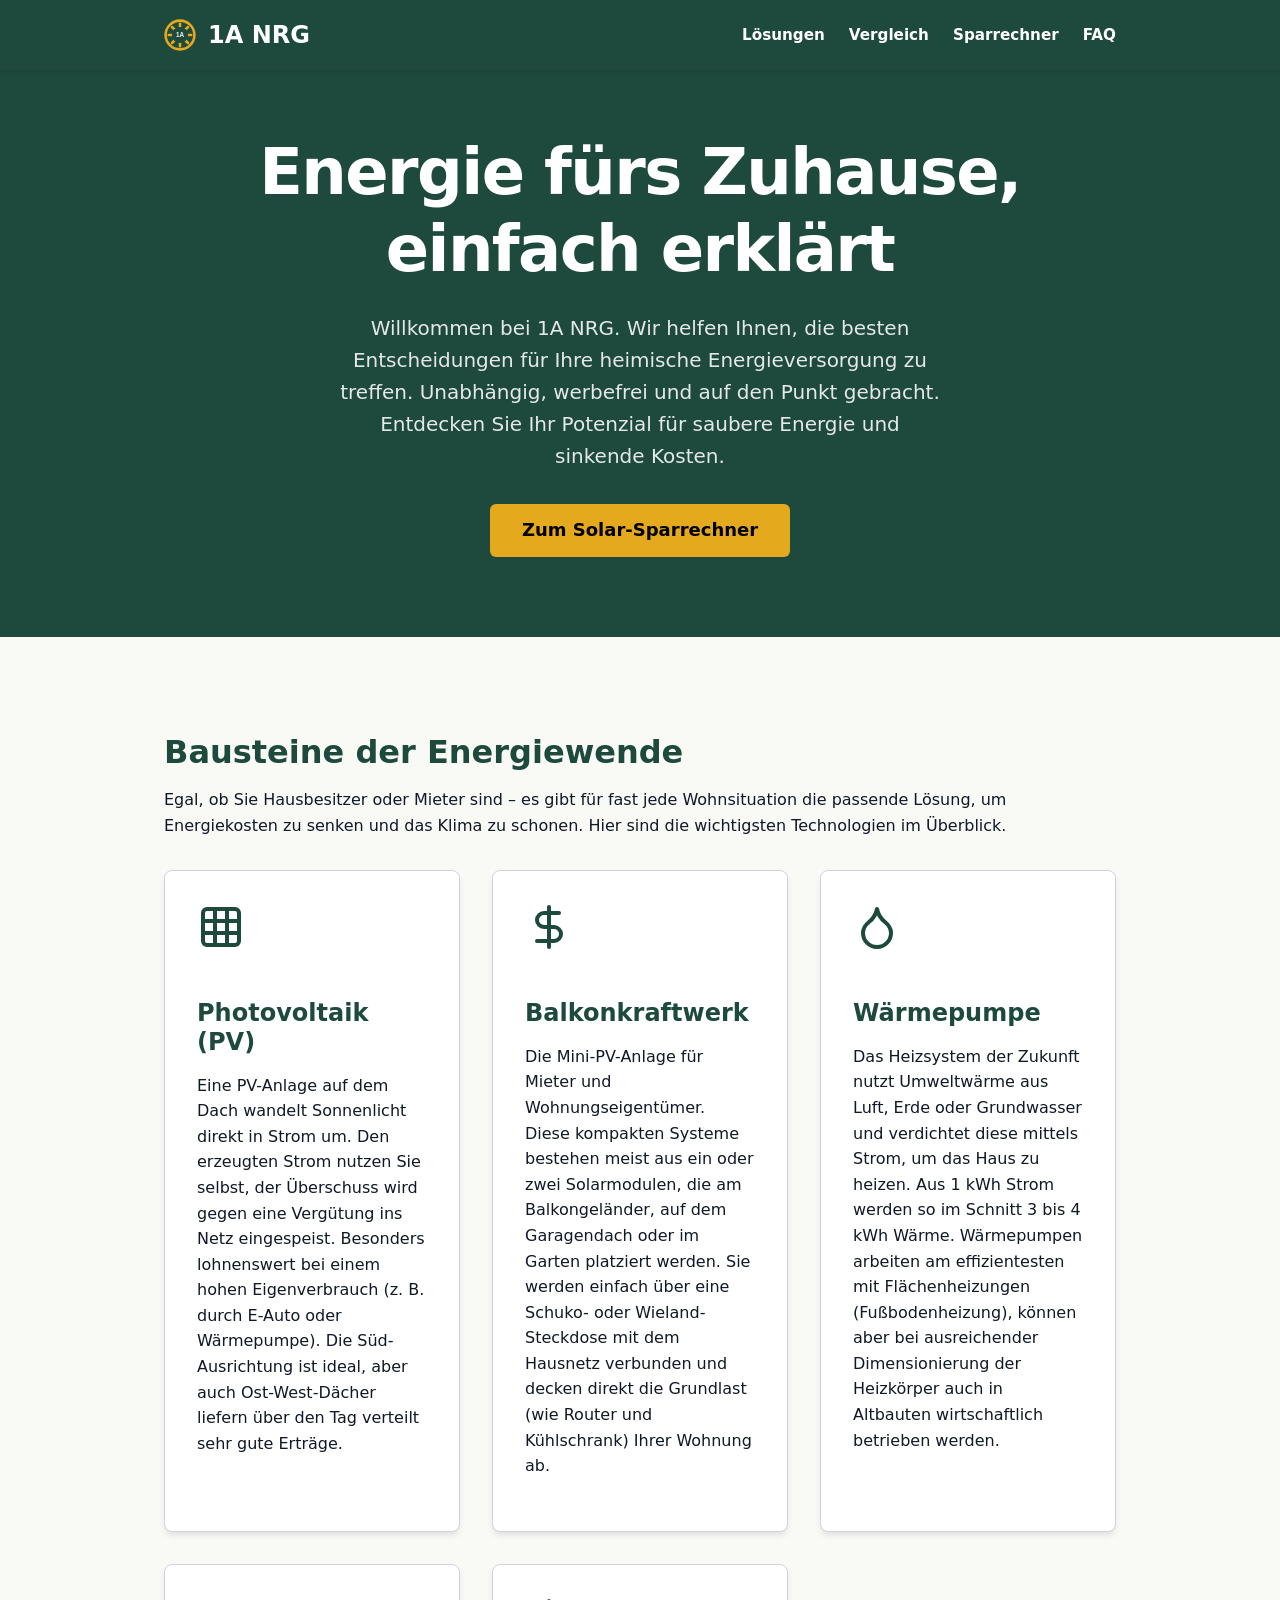
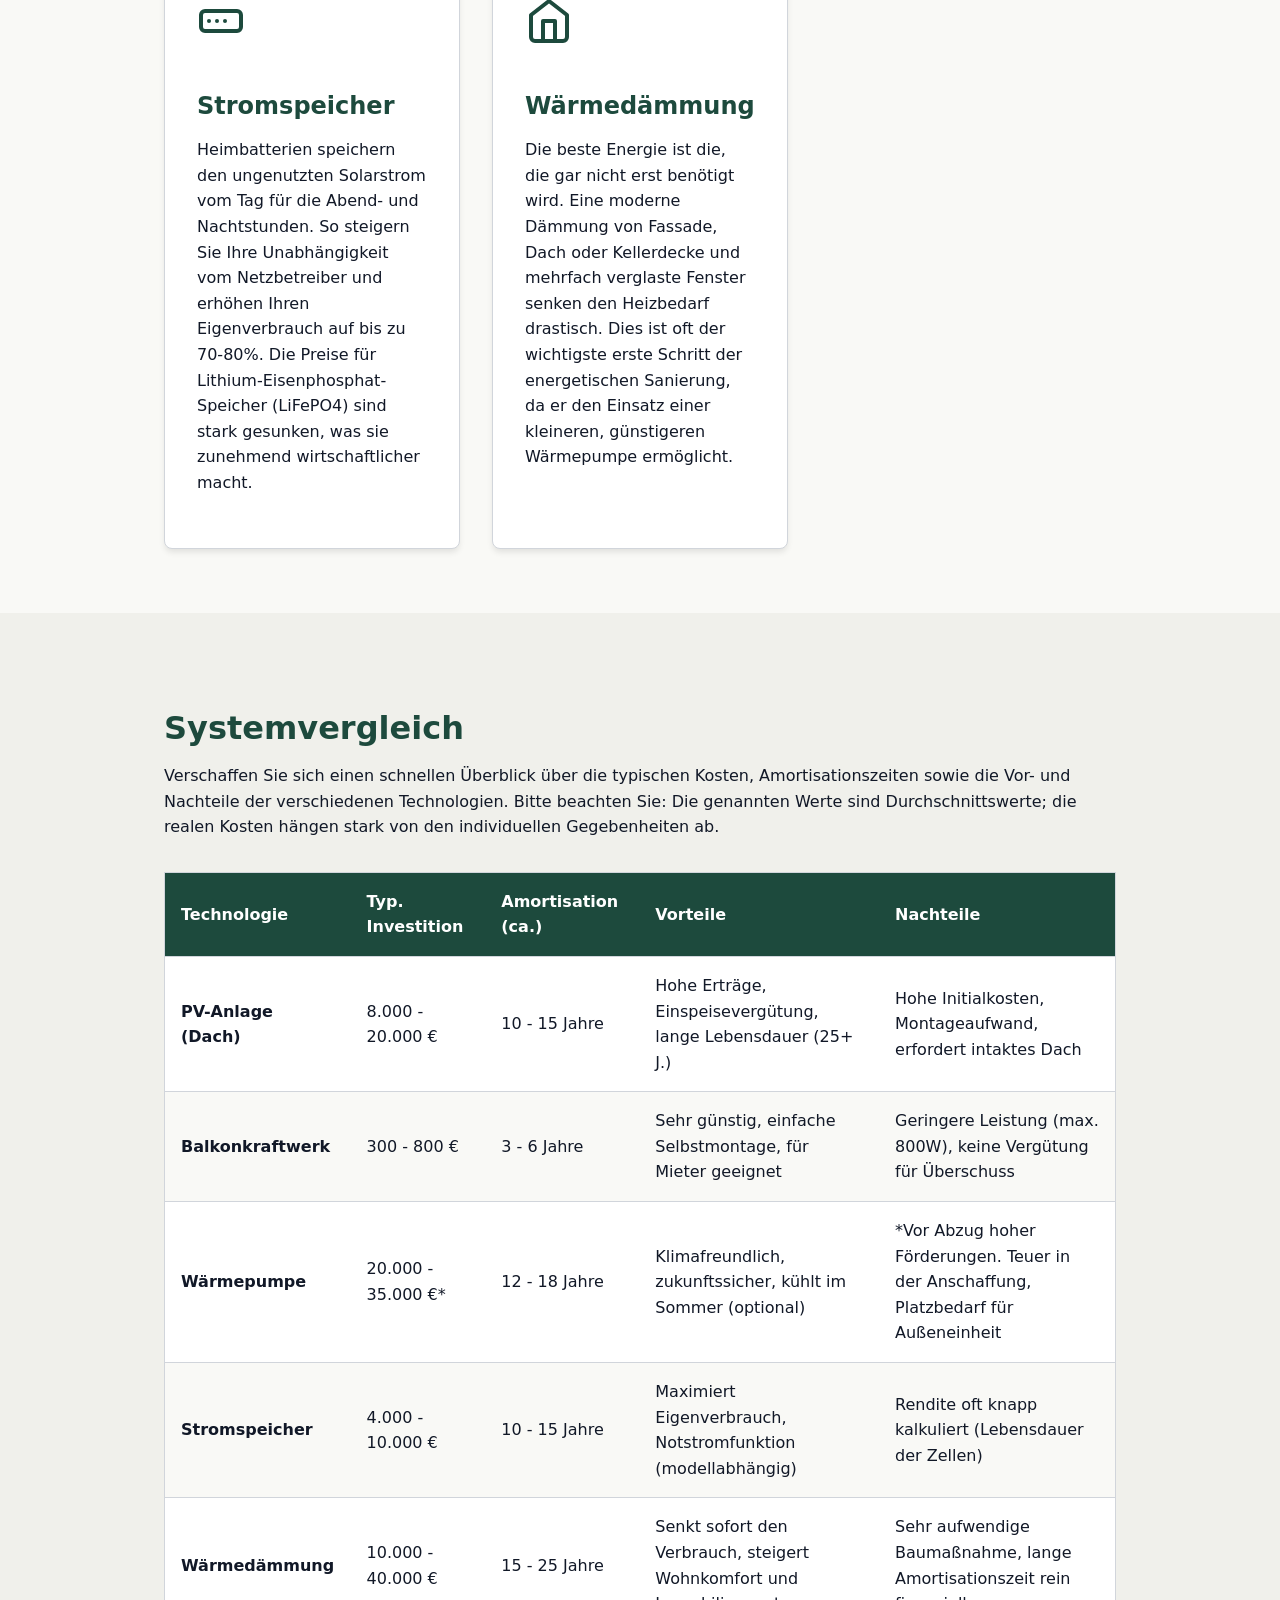
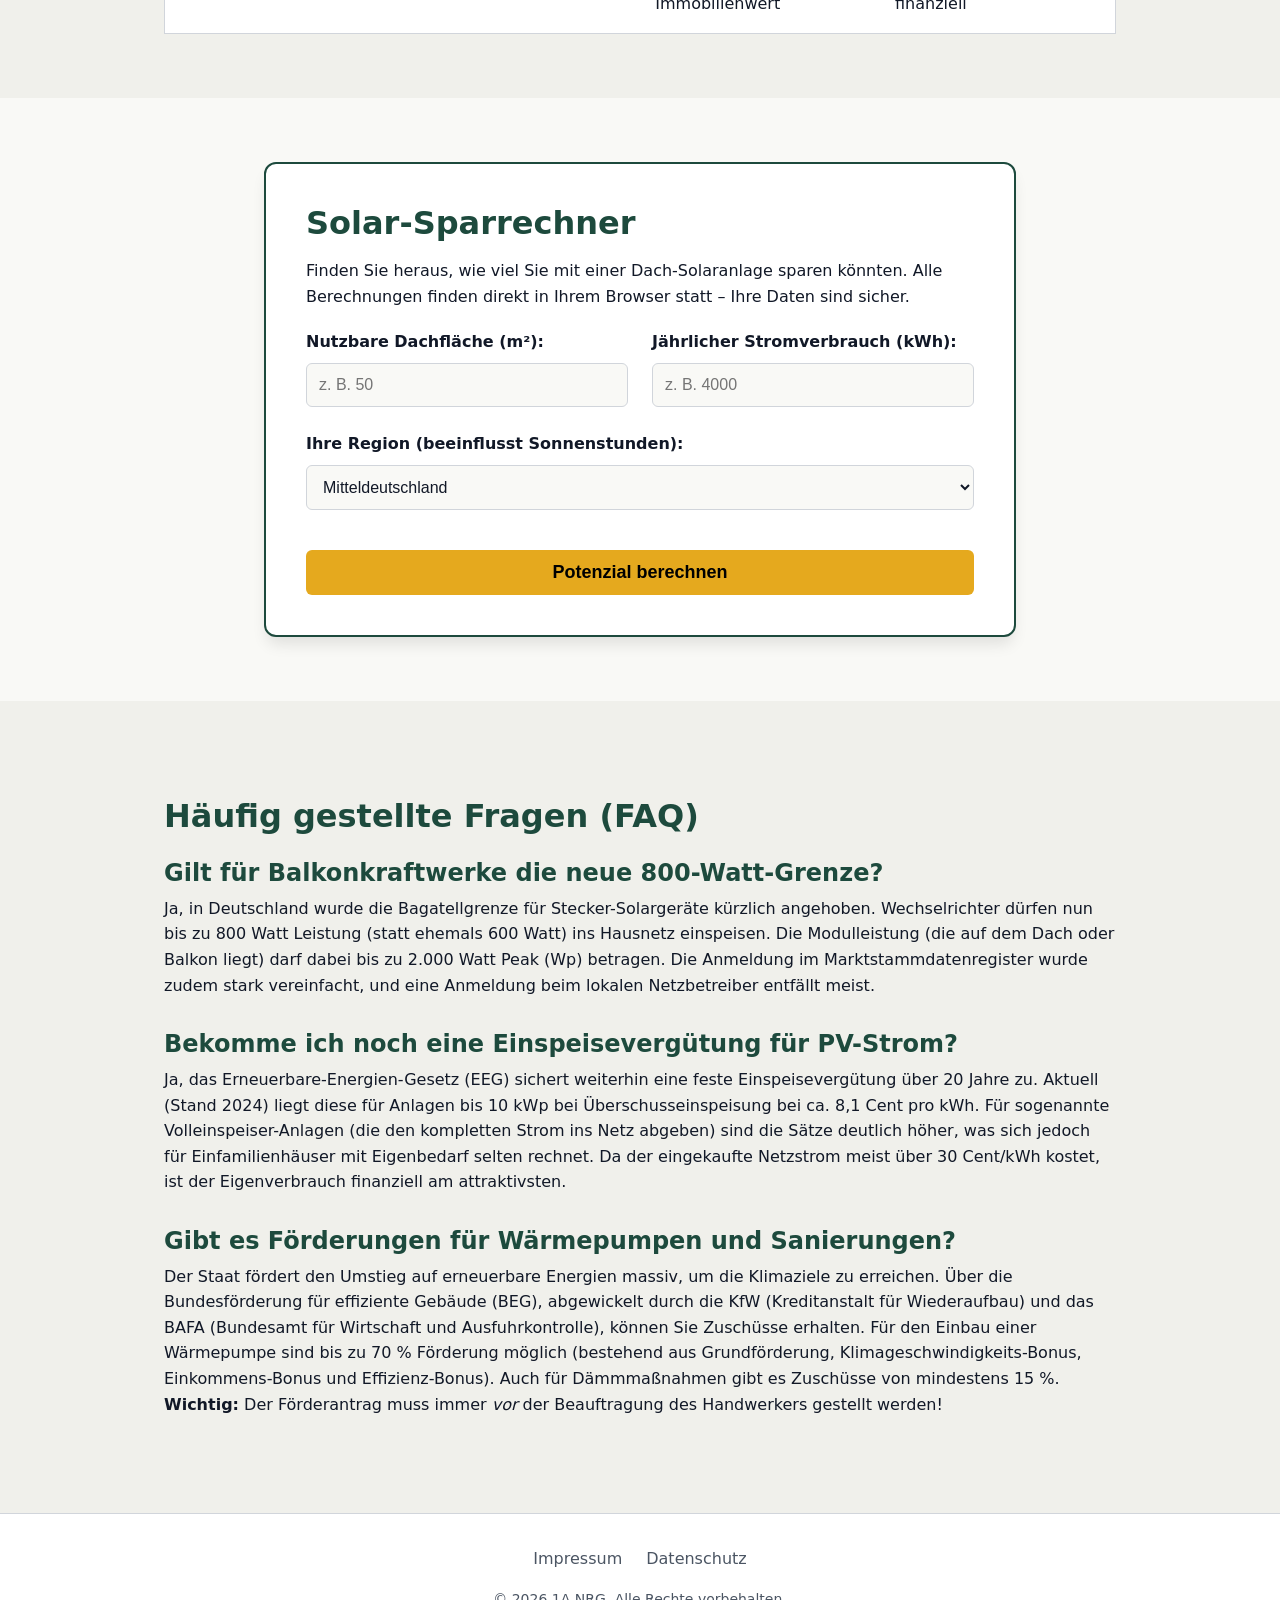
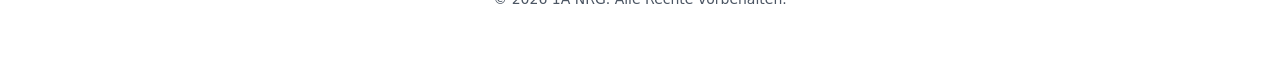
<file: index.html>
<!doctype html>
<html lang="de">
<head>
  <meta charset="utf-8">
  <meta name="viewport" content="width=device-width,initial-scale=1">
  <title>1A NRG | Ihr Weg in die Energieunabhängigkeit</title>
  <meta name="description" content="Klar, praktisch und unabhängig: Der 1A NRG Leitfaden für Wärmepumpen, Photovoltaik, Balkonkraftwerke, Stromspeicher und Dämmung.">

  <meta property="og:title" content="1A NRG | Ihr Weg in die Energieunabhängigkeit">
  <meta property="og:description" content="Klar, praktisch und unabhängig: Der 1A NRG Leitfaden für Wärmepumpen, Photovoltaik, Balkonkraftwerke, Stromspeicher und Dämmung.">
  <meta property="og:type" content="website">
  <meta property="og:url" content="https://1anrg.de/">

  <link rel="icon" href="/favicon.svg" type="image/svg+xml">
  <link rel="stylesheet" href="style.css">
</head>
<body>

  <header>
    <div class="container header-content">
      <a href="/" class="logo-link">
        <img src="favicon.svg" alt="" class="logo-icon">
        1A NRG
      </a>
      <nav class="main-nav" aria-label="Hauptnavigation">
        <a href="#loesungen">Lösungen</a>
        <a href="#vergleich">Vergleich</a>
        <a href="#rechner">Sparrechner</a>
        <a href="#faq">FAQ</a>
      </nav>
    </div>
  </header>

  <main>
    <!-- Hero Section -->
    <section class="hero">
      <div class="container">
        <h1>Energie fürs Zuhause, einfach erklärt</h1>
        <p>Willkommen bei 1A NRG. Wir helfen Ihnen, die besten Entscheidungen für Ihre heimische Energieversorgung zu treffen. Unabhängig, werbefrei und auf den Punkt gebracht. Entdecken Sie Ihr Potenzial für saubere Energie und sinkende Kosten.</p>
        <a href="#rechner" class="btn-primary">Zum Solar-Sparrechner</a>
      </div>
    </section>

    <!-- Solutions Cards -->
    <section id="loesungen" class="section">
      <div class="container">
        <h2>Bausteine der Energiewende</h2>
        <p>Egal, ob Sie Hausbesitzer oder Mieter sind – es gibt für fast jede Wohnsituation die passende Lösung, um Energiekosten zu senken und das Klima zu schonen. Hier sind die wichtigsten Technologien im Überblick.</p>

        <div class="cards-grid">

          <div class="card">
            <svg class="card-icon" viewBox="0 0 24 24" fill="none" stroke="currentColor" stroke-width="2" stroke-linecap="round" stroke-linejoin="round">
              <rect x="3" y="3" width="18" height="18" rx="2" ry="2"></rect>
              <line x1="9" y1="3" x2="9" y2="21"></line>
              <line x1="15" y1="3" x2="15" y2="21"></line>
              <line x1="3" y1="9" x2="21" y2="9"></line>
              <line x1="3" y1="15" x2="21" y2="15"></line>
            </svg>
            <h3>Photovoltaik (PV)</h3>
            <p>Eine PV-Anlage auf dem Dach wandelt Sonnenlicht direkt in Strom um. Den erzeugten Strom nutzen Sie selbst, der Überschuss wird gegen eine Vergütung ins Netz eingespeist. Besonders lohnenswert bei einem hohen Eigenverbrauch (z. B. durch E-Auto oder Wärmepumpe). Die Süd-Ausrichtung ist ideal, aber auch Ost-West-Dächer liefern über den Tag verteilt sehr gute Erträge.</p>
          </div>

          <div class="card">
            <svg class="card-icon" viewBox="0 0 24 24" fill="none" stroke="currentColor" stroke-width="2" stroke-linecap="round" stroke-linejoin="round">
              <path d="M12 2v20M17 5H9.5a3.5 3.5 0 0 0 0 7h5a3.5 3.5 0 0 1 0 7H6"></path>
            </svg>
            <h3>Balkonkraftwerk</h3>
            <p>Die Mini-PV-Anlage für Mieter und Wohnungseigentümer. Diese kompakten Systeme bestehen meist aus ein oder zwei Solarmodulen, die am Balkongeländer, auf dem Garagendach oder im Garten platziert werden. Sie werden einfach über eine Schuko- oder Wieland-Steckdose mit dem Hausnetz verbunden und decken direkt die Grundlast (wie Router und Kühlschrank) Ihrer Wohnung ab.</p>
          </div>

          <div class="card">
            <svg class="card-icon" viewBox="0 0 24 24" fill="none" stroke="currentColor" stroke-width="2" stroke-linecap="round" stroke-linejoin="round">
              <path d="M12 22a7 7 0 0 0 7-7c0-2-1-3.9-3-5.5s-3.5-4-4-6.5c-.5 2.5-2 4.9-4 6.5C6 11.1 5 13 5 15a7 7 0 0 0 7 7z"></path>
            </svg>
            <h3>Wärmepumpe</h3>
            <p>Das Heizsystem der Zukunft nutzt Umweltwärme aus Luft, Erde oder Grundwasser und verdichtet diese mittels Strom, um das Haus zu heizen. Aus 1 kWh Strom werden so im Schnitt 3 bis 4 kWh Wärme. Wärmepumpen arbeiten am effizientesten mit Flächenheizungen (Fußbodenheizung), können aber bei ausreichender Dimensionierung der Heizkörper auch in Altbauten wirtschaftlich betrieben werden.</p>
          </div>

          <div class="card">
            <svg class="card-icon" viewBox="0 0 24 24" fill="none" stroke="currentColor" stroke-width="2" stroke-linecap="round" stroke-linejoin="round">
              <rect x="2" y="7" width="20" height="10" rx="2" ry="2"></rect>
              <line x1="22" y1="11" x2="22" y2="13"></line>
              <line x1="6" y1="12" x2="6" y2="12"></line>
              <line x1="10" y1="12" x2="10" y2="12"></line>
              <line x1="14" y1="12" x2="14" y2="12"></line>
            </svg>
            <h3>Stromspeicher</h3>
            <p>Heimbatterien speichern den ungenutzten Solarstrom vom Tag für die Abend- und Nachtstunden. So steigern Sie Ihre Unabhängigkeit vom Netzbetreiber und erhöhen Ihren Eigenverbrauch auf bis zu 70-80%. Die Preise für Lithium-Eisenphosphat-Speicher (LiFePO4) sind stark gesunken, was sie zunehmend wirtschaftlicher macht.</p>
          </div>

          <div class="card">
            <svg class="card-icon" viewBox="0 0 24 24" fill="none" stroke="currentColor" stroke-width="2" stroke-linecap="round" stroke-linejoin="round">
              <path d="M3 9l9-7 9 7v11a2 2 0 0 1-2 2H5a2 2 0 0 1-2-2z"></path>
              <polyline points="9 22 9 12 15 12 15 22"></polyline>
            </svg>
            <h3>Wärmedämmung</h3>
            <p>Die beste Energie ist die, die gar nicht erst benötigt wird. Eine moderne Dämmung von Fassade, Dach oder Kellerdecke und mehrfach verglaste Fenster senken den Heizbedarf drastisch. Dies ist oft der wichtigste erste Schritt der energetischen Sanierung, da er den Einsatz einer kleineren, günstigeren Wärmepumpe ermöglicht.</p>
          </div>

        </div>
      </div>
    </section>

    <!-- Comparison Table -->
    <section id="vergleich" class="section section-alt">
      <div class="container">
        <h2>Systemvergleich</h2>
        <p>Verschaffen Sie sich einen schnellen Überblick über die typischen Kosten, Amortisationszeiten sowie die Vor- und Nachteile der verschiedenen Technologien. Bitte beachten Sie: Die genannten Werte sind Durchschnittswerte; die realen Kosten hängen stark von den individuellen Gegebenheiten ab.</p>

        <div class="table-responsive">
          <table>
            <thead>
              <tr>
                <th>Technologie</th>
                <th>Typ. Investition</th>
                <th>Amortisation (ca.)</th>
                <th>Vorteile</th>
                <th>Nachteile</th>
              </tr>
            </thead>
            <tbody>
              <tr>
                <td><strong>PV-Anlage (Dach)</strong></td>
                <td>8.000 - 20.000 €</td>
                <td>10 - 15 Jahre</td>
                <td>Hohe Erträge, Einspeisevergütung, lange Lebensdauer (25+ J.)</td>
                <td>Hohe Initialkosten, Montageaufwand, erfordert intaktes Dach</td>
              </tr>
              <tr>
                <td><strong>Balkonkraftwerk</strong></td>
                <td>300 - 800 €</td>
                <td>3 - 6 Jahre</td>
                <td>Sehr günstig, einfache Selbstmontage, für Mieter geeignet</td>
                <td>Geringere Leistung (max. 800W), keine Vergütung für Überschuss</td>
              </tr>
              <tr>
                <td><strong>Wärmepumpe</strong></td>
                <td>20.000 - 35.000 €*</td>
                <td>12 - 18 Jahre</td>
                <td>Klimafreundlich, zukunftssicher, kühlt im Sommer (optional)</td>
                <td>*Vor Abzug hoher Förderungen. Teuer in der Anschaffung, Platzbedarf für Außeneinheit</td>
              </tr>
              <tr>
                <td><strong>Stromspeicher</strong></td>
                <td>4.000 - 10.000 €</td>
                <td>10 - 15 Jahre</td>
                <td>Maximiert Eigenverbrauch, Notstromfunktion (modellabhängig)</td>
                <td>Rendite oft knapp kalkuliert (Lebensdauer der Zellen)</td>
              </tr>
              <tr>
                <td><strong>Wärmedämmung</strong></td>
                <td>10.000 - 40.000 €</td>
                <td>15 - 25 Jahre</td>
                <td>Senkt sofort den Verbrauch, steigert Wohnkomfort und Immobilienwert</td>
                <td>Sehr aufwendige Baumaßnahme, lange Amortisationszeit rein finanziell</td>
              </tr>
            </tbody>
          </table>
        </div>
      </div>
    </section>

    <!-- Estimator Form Section -->
    <section id="rechner" class="section">
      <div class="container-sm">
        <div class="estimator-wrapper">
          <h2>Solar-Sparrechner</h2>
          <p>Finden Sie heraus, wie viel Sie mit einer Dach-Solaranlage sparen könnten. Alle Berechnungen finden direkt in Ihrem Browser statt – Ihre Daten sind sicher.</p>

          <form id="estimator-form" novalidate>
            <div class="estimator-grid">
              <div class="form-group">
                <label for="roof-size">Nutzbare Dachfläche (m²):</label>
                <input type="number" id="roof-size" min="10" step="1" required placeholder="z. B. 50">
              </div>
              <div class="form-group">
                <label for="consumption">Jährlicher Stromverbrauch (kWh):</label>
                <input type="number" id="consumption" min="1000" step="100" required placeholder="z. B. 4000">
              </div>
            </div>
            <div class="form-group">
              <label for="region">Ihre Region (beeinflusst Sonnenstunden):</label>
              <select id="region" required>
                <option value="nord">Norddeutschland</option>
                <option value="mitte" selected>Mitteldeutschland</option>
                <option value="sued">Süddeutschland</option>
              </select>
            </div>
            <button type="submit" class="btn-primary btn-submit">Potenzial berechnen</button>
          </form>

          <div id="estimator-result" class="result" aria-live="polite">
            <h3>Ihre geschätzten Ergebnisse</h3>
            <div class="result-grid">
              <div class="result-item">
                <span class="label">Erzeugung / Jahr</span>
                <span class="value" id="res-generation">0 kWh</span>
              </div>
              <div class="result-item">
                <span class="label">Ersparnis / Jahr</span>
                <span class="value" id="res-savings">0 €</span>
              </div>
              <div class="result-item">
                <span class="label">Amortisation</span>
                <span class="value" id="res-payback">0 Jahre</span>
              </div>
              <div class="result-item">
                <span class="label">CO₂ gespart / Jahr</span>
                <span class="value" id="res-co2">0 kg</span>
              </div>
            </div>
            <div class="assumptions">
              <strong>Annahmen:</strong> 5 m² benötigte Fläche pro kWp Anlagenleistung. Anlagenkosten von 1.500 € pro kWp. Eigenverbrauch von max. 30 % des erzeugten Stroms (ohne Batteriespeicher). Angenommener Strompreis 35 ct/kWh, Einspeisevergütung 8 ct/kWh. CO₂-Einsparung basiert auf einem durchschnittlichen Strommix von 400 g/kWh. Diese Werte sind grobe Richtwerte und ersetzen keine fachmännische Planung.
            </div>
          </div>
        </div>
      </div>
    </section>

    <!-- FAQ Section -->
    <section id="faq" class="section section-alt">
      <div class="container">
        <h2>Häufig gestellte Fragen (FAQ)</h2>

        <div class="faq-item">
          <h3>Gilt für Balkonkraftwerke die neue 800-Watt-Grenze?</h3>
          <p>Ja, in Deutschland wurde die Bagatellgrenze für Stecker-Solargeräte kürzlich angehoben. Wechselrichter dürfen nun bis zu 800 Watt Leistung (statt ehemals 600 Watt) ins Hausnetz einspeisen. Die Modulleistung (die auf dem Dach oder Balkon liegt) darf dabei bis zu 2.000 Watt Peak (Wp) betragen. Die Anmeldung im Marktstammdatenregister wurde zudem stark vereinfacht, und eine Anmeldung beim lokalen Netzbetreiber entfällt meist.</p>
        </div>

        <div class="faq-item">
          <h3>Bekomme ich noch eine Einspeisevergütung für PV-Strom?</h3>
          <p>Ja, das Erneuerbare-Energien-Gesetz (EEG) sichert weiterhin eine feste Einspeisevergütung über 20 Jahre zu. Aktuell (Stand 2024) liegt diese für Anlagen bis 10 kWp bei Überschusseinspeisung bei ca. 8,1 Cent pro kWh. Für sogenannte Volleinspeiser-Anlagen (die den kompletten Strom ins Netz abgeben) sind die Sätze deutlich höher, was sich jedoch für Einfamilienhäuser mit Eigenbedarf selten rechnet. Da der eingekaufte Netzstrom meist über 30 Cent/kWh kostet, ist der Eigenverbrauch finanziell am attraktivsten.</p>
        </div>

        <div class="faq-item">
          <h3>Gibt es Förderungen für Wärmepumpen und Sanierungen?</h3>
          <p>Der Staat fördert den Umstieg auf erneuerbare Energien massiv, um die Klimaziele zu erreichen. Über die Bundesförderung für effiziente Gebäude (BEG), abgewickelt durch die KfW (Kreditanstalt für Wiederaufbau) und das BAFA (Bundesamt für Wirtschaft und Ausfuhrkontrolle), können Sie Zuschüsse erhalten. Für den Einbau einer Wärmepumpe sind bis zu 70 % Förderung möglich (bestehend aus Grundförderung, Klimageschwindigkeits-Bonus, Einkommens-Bonus und Effizienz-Bonus). Auch für Dämmmaßnahmen gibt es Zuschüsse von mindestens 15 %. <strong>Wichtig:</strong> Der Förderantrag muss immer <em>vor</em> der Beauftragung des Handwerkers gestellt werden!</p>
        </div>
      </div>
    </section>

  </main>

  <footer>
    <div class="container">
      <nav aria-label="Footer Navigation">
        <a href="/impressum.html">Impressum</a>
        <a href="/datenschutz.html">Datenschutz</a>
      </nav>
      <p style="margin-top: 1rem; color: var(--color-text-muted); font-size: 0.875rem;">&copy; 2026 1A NRG. Alle Rechte vorbehalten.</p>
    </div>
  </footer>

  <script src="script.js"></script>
</body>
</html>
</file>
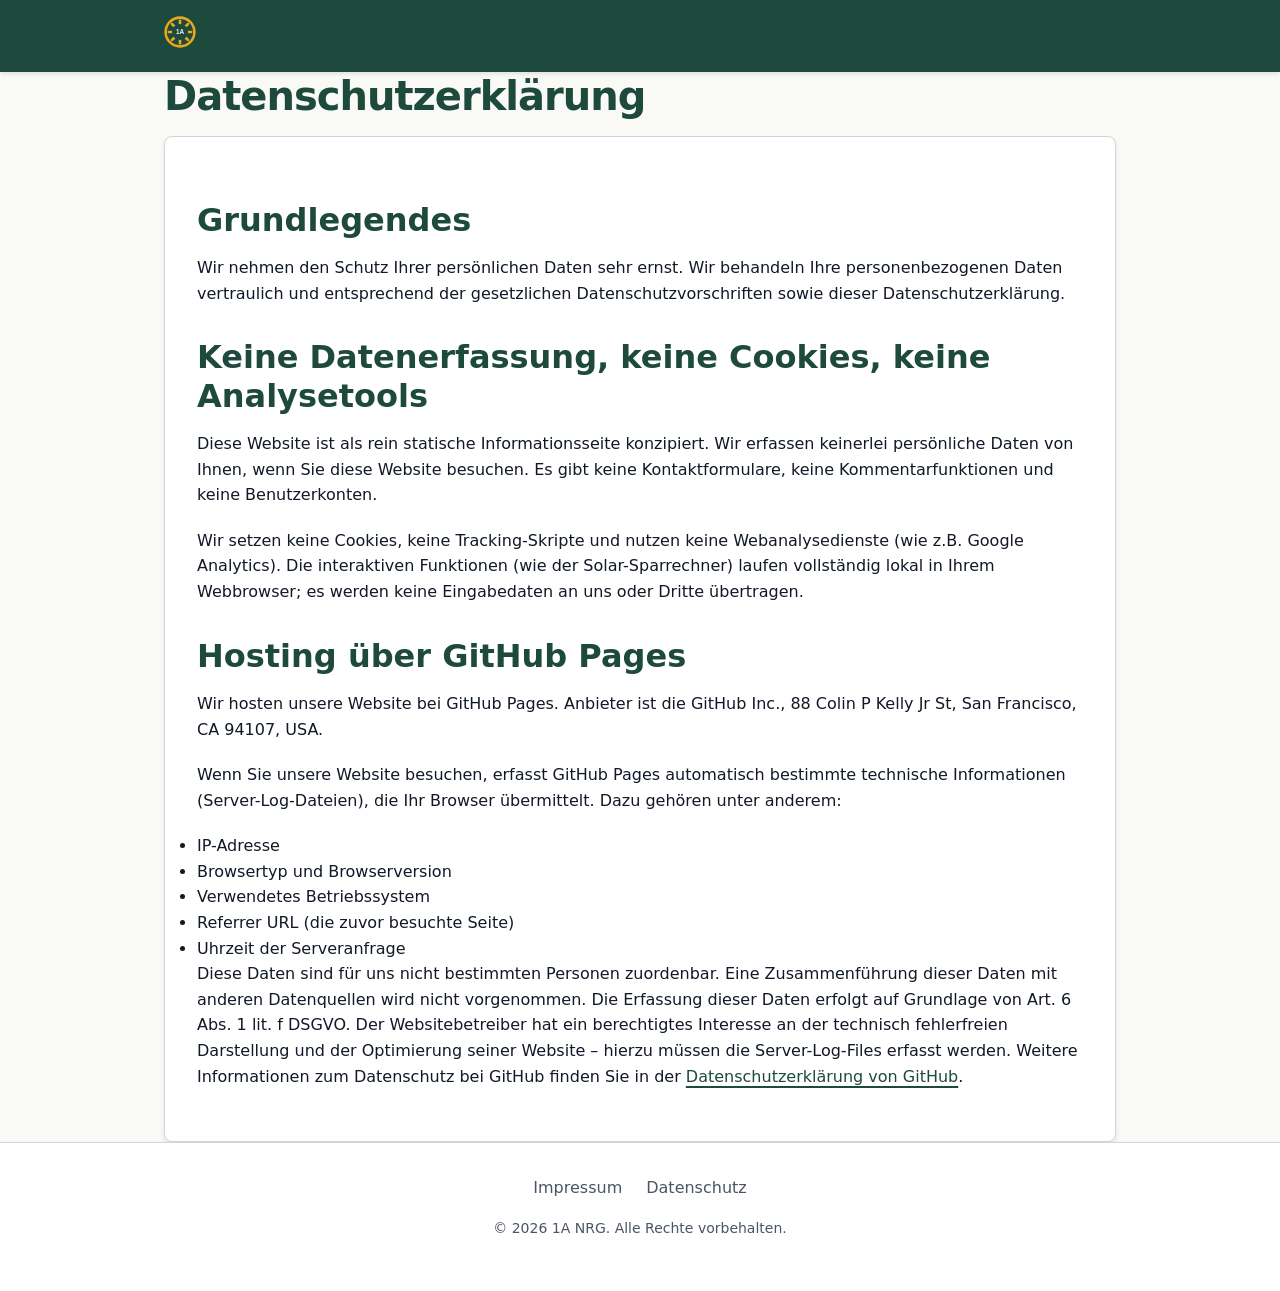
<file: datenschutz.html>
<!doctype html>
<html lang="de">
<head>
  <meta charset="utf-8">
  <meta name="viewport" content="width=device-width,initial-scale=1">
  <title>Datenschutzerklärung | 1A NRG</title>
  <meta name="description" content="Datenschutzerklärung von 1A NRG.">
  <link rel="icon" href="/favicon.svg" type="image/svg+xml">
  <link rel="stylesheet" href="style.css">
</head>
<body>
  <header>
    <div class="container">
      <a href="/">
        <img src="favicon.svg" alt="" class="logo-icon">
        1A NRG
      </a>
    </div>
  </header>

  <main>
    <div class="container">
      <h1>Datenschutzerklärung</h1>
      <div class="card">
        <h2>Grundlegendes</h2>
        <p>Wir nehmen den Schutz Ihrer persönlichen Daten sehr ernst. Wir behandeln Ihre personenbezogenen Daten vertraulich und entsprechend der gesetzlichen Datenschutzvorschriften sowie dieser Datenschutzerklärung.</p>

        <h2>Keine Datenerfassung, keine Cookies, keine Analysetools</h2>
        <p>Diese Website ist als rein statische Informationsseite konzipiert. Wir erfassen keinerlei persönliche Daten von Ihnen, wenn Sie diese Website besuchen. Es gibt keine Kontaktformulare, keine Kommentarfunktionen und keine Benutzerkonten.</p>
        <p>Wir setzen keine Cookies, keine Tracking-Skripte und nutzen keine Webanalysedienste (wie z.B. Google Analytics). Die interaktiven Funktionen (wie der Solar-Sparrechner) laufen vollständig lokal in Ihrem Webbrowser; es werden keine Eingabedaten an uns oder Dritte übertragen.</p>

        <h2>Hosting über GitHub Pages</h2>
        <p>Wir hosten unsere Website bei GitHub Pages. Anbieter ist die GitHub Inc., 88 Colin P Kelly Jr St, San Francisco, CA 94107, USA.</p>
        <p>Wenn Sie unsere Website besuchen, erfasst GitHub Pages automatisch bestimmte technische Informationen (Server-Log-Dateien), die Ihr Browser übermittelt. Dazu gehören unter anderem:</p>
        <ul>
          <li>IP-Adresse</li>
          <li>Browsertyp und Browserversion</li>
          <li>Verwendetes Betriebssystem</li>
          <li>Referrer URL (die zuvor besuchte Seite)</li>
          <li>Uhrzeit der Serveranfrage</li>
        </ul>
        <p>Diese Daten sind für uns nicht bestimmten Personen zuordenbar. Eine Zusammenführung dieser Daten mit anderen Datenquellen wird nicht vorgenommen. Die Erfassung dieser Daten erfolgt auf Grundlage von Art. 6 Abs. 1 lit. f DSGVO. Der Websitebetreiber hat ein berechtigtes Interesse an der technisch fehlerfreien Darstellung und der Optimierung seiner Website – hierzu müssen die Server-Log-Files erfasst werden. Weitere Informationen zum Datenschutz bei GitHub finden Sie in der <a href="https://docs.github.com/en/site-policy/privacy-policies/github-privacy-statement" target="_blank" rel="noopener">Datenschutzerklärung von GitHub</a>.</p>
      </div>
    </div>
  </main>

  <footer>
    <div class="container">
      <nav aria-label="Footer Navigation">
        <a href="/impressum.html">Impressum</a>
        <a href="/datenschutz.html">Datenschutz</a>
      </nav>
      <p style="margin-top: 1rem; color: var(--color-text-muted); font-size: 0.875rem;">&copy; 2026 1A NRG. Alle Rechte vorbehalten.</p>
    </div>
  </footer>
</body>
</html>
</file>
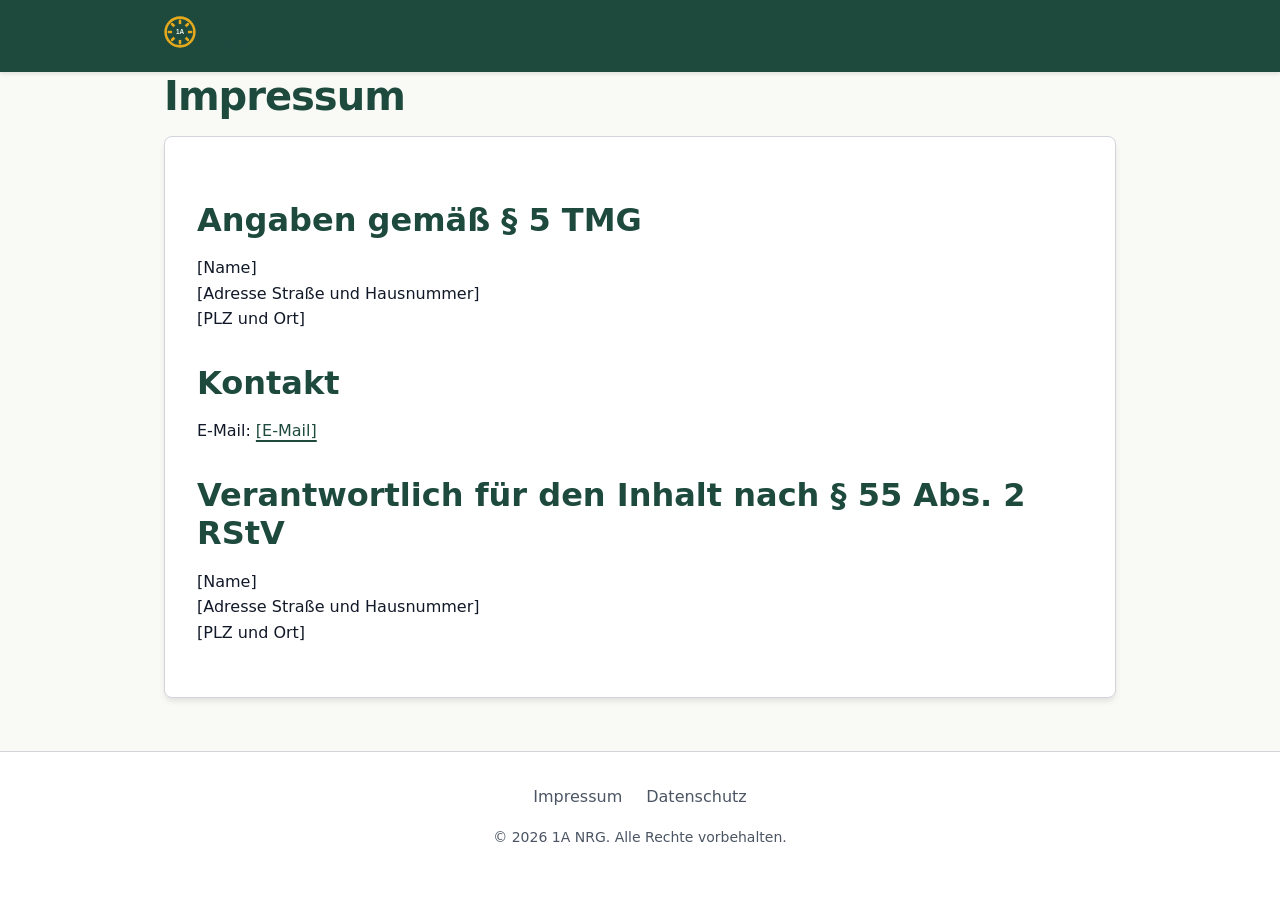
<file: impressum.html>
<!doctype html>
<html lang="de">
<head>
  <meta charset="utf-8">
  <meta name="viewport" content="width=device-width,initial-scale=1">
  <title>Impressum | 1A NRG</title>
  <meta name="description" content="Impressum von 1A NRG.">
  <link rel="icon" href="/favicon.svg" type="image/svg+xml">
  <link rel="stylesheet" href="style.css">
</head>
<body>
  <header>
    <div class="container">
      <a href="/">
        <img src="favicon.svg" alt="" class="logo-icon">
        1A NRG
      </a>
    </div>
  </header>

  <main>
    <div class="container">
      <h1>Impressum</h1>
      <div class="card">
        <h2>Angaben gemäß § 5 TMG</h2>
        <p>
          [Name]<br>
          [Adresse Straße und Hausnummer]<br>
          [PLZ und Ort]
        </p>

        <h2>Kontakt</h2>
        <p>
          E-Mail: <a href="mailto:[E-Mail]">[E-Mail]</a>
        </p>

        <h2>Verantwortlich für den Inhalt nach § 55 Abs. 2 RStV</h2>
        <p>
          [Name]<br>
          [Adresse Straße und Hausnummer]<br>
          [PLZ und Ort]
        </p>
      </div>
    </div>
  </main>

  <footer>
    <div class="container">
      <nav aria-label="Footer Navigation">
        <a href="/impressum.html">Impressum</a>
        <a href="/datenschutz.html">Datenschutz</a>
      </nav>
      <p style="margin-top: 1rem; color: var(--color-text-muted); font-size: 0.875rem;">&copy; 2026 1A NRG. Alle Rechte vorbehalten.</p>
    </div>
  </footer>
</body>
</html>
</file>
<file: style.css>
/* style.css - 1A NRG */

:root {
  /* Light theme (default) */
  --color-bg: #F9F9F6; /* off-white */
  --color-bg-alt: #F0F0EB;
  --color-text: #111827; /* dark gray */
  --color-primary: #1D4A3D; /* deep green */
  --color-accent: #E5A91E; /* warm yellow */
  --color-border: #D1D5DB;
  --color-bg-card: #FFFFFF;
  --color-text-muted: #4B5563;
  --color-error: #B91C1C;
  --font-base: system-ui, -apple-system, BlinkMacSystemFont, 'Segoe UI', Roboto, Helvetica, Arial, sans-serif;
  --font-heading: system-ui, -apple-system, BlinkMacSystemFont, 'Segoe UI', Roboto, Helvetica, Arial, sans-serif;
}

@media (prefers-color-scheme: dark) {
  :root {
    /* Dark theme */
    --color-bg: #111827; /* dark gray */
    --color-bg-alt: #1F2937;
    --color-text: #F9F9F6; /* off-white */
    --color-primary: #29745E; /* lighter deep green for contrast */
    --color-accent: #FDE047; /* bright warm yellow */
    --color-border: #374151;
    --color-bg-card: #1F2937;
    --color-text-muted: #9CA3AF;
    --color-error: #F87171;
  }
}

* {
  box-sizing: border-box;
  margin: 0;
  padding: 0;
}

@media (prefers-reduced-motion: reduce) {
  * {
    animation-duration: 0.01ms !important;
    animation-iteration-count: 1 !important;
    transition-duration: 0.01ms !important;
    scroll-behavior: auto !important;
  }
}

html {
  scroll-behavior: smooth;
  font-family: var(--font-base);
  background-color: var(--color-bg);
  color: var(--color-text);
  line-height: 1.6;
  font-size: 16px;
}

body {
  display: flex;
  flex-direction: column;
  min-height: 100vh;
}

main {
  flex: 1;
}

/* Typography */
h1, h2, h3, h4, h5, h6 {
  font-family: var(--font-heading);
  font-weight: 700;
  line-height: 1.2;
  margin-bottom: 1rem;
  color: var(--color-primary);
}

h1 { font-size: 2.5rem; letter-spacing: -0.025em; }
h2 { font-size: 2rem; margin-top: 2rem; }
h3 { font-size: 1.5rem; margin-top: 1.5rem; }

p { margin-bottom: 1.25rem; }

a {
  color: var(--color-primary);
  text-decoration: underline;
  text-decoration-thickness: 2px;
  text-underline-offset: 4px;
}

a:hover, a:focus {
  color: var(--color-accent);
  text-decoration-color: var(--color-accent);
}

a:focus-visible, button:focus-visible, input:focus-visible, select:focus-visible {
  outline: 3px solid var(--color-accent);
  outline-offset: 2px;
}

/* Layout */
.container {
  width: 100%;
  max-width: 1000px;
  margin: 0 auto;
  padding: 0 1.5rem;
}

.container-sm {
  width: 100%;
  max-width: 800px;
  margin: 0 auto;
  padding: 0 1.5rem;
}

/* Header & Nav */
header {
  background-color: var(--color-primary);
  color: #fff;
  padding: 1rem 0;
  position: sticky;
  top: 0;
  z-index: 1000;
  box-shadow: 0 2px 4px rgba(0,0,0,0.1);
}

.header-content {
  display: flex;
  justify-content: space-between;
  align-items: center;
  flex-wrap: wrap;
  gap: 1rem;
}

.logo-link {
  color: #fff;
  text-decoration: none;
  font-weight: 700;
  font-size: 1.5rem;
  display: flex;
  align-items: center;
  gap: 0.75rem;
}

.logo-link:hover, .logo-link:focus {
  color: var(--color-accent);
}

.logo-icon {
  width: 32px;
  height: 32px;
}

.main-nav {
  display: flex;
  gap: 1.5rem;
  flex-wrap: wrap;
}

.main-nav a {
  color: #fff;
  text-decoration: none;
  font-weight: 600;
  font-size: 0.95rem;
}

.main-nav a:hover, .main-nav a:focus {
  color: var(--color-accent);
}

/* Hero Section */
.hero {
  background-color: var(--color-primary);
  color: #fff;
  padding: 4rem 0 5rem;
  text-align: center;
}

.hero h1 {
  color: #fff;
  font-size: 3rem;
  max-width: 800px;
  margin: 0 auto 1.5rem;
}

.hero p {
  font-size: 1.25rem;
  max-width: 600px;
  margin: 0 auto 2rem;
  color: #e5e7eb;
}

.btn-primary {
  display: inline-block;
  background-color: var(--color-accent);
  color: #000;
  text-decoration: none;
  font-weight: 700;
  font-size: 1.125rem;
  padding: 0.75rem 2rem;
  border-radius: 6px;
  border: none;
  cursor: pointer;
  transition: background-color 0.2s;
}

.btn-primary:hover {
  background-color: #d19a16;
}

/* Sections */
.section {
  padding: 4rem 0;
}

.section-alt {
  background-color: var(--color-bg-alt);
}

/* Cards Grid */
.cards-grid {
  display: grid;
  grid-template-columns: 1fr;
  gap: 2rem;
  margin-top: 2rem;
}

.card {
  background-color: var(--color-bg-card);
  border: 1px solid var(--color-border);
  border-radius: 8px;
  padding: 2rem;
  box-shadow: 0 4px 6px -1px rgba(0, 0, 0, 0.1);
}

.card-icon {
  width: 48px;
  height: 48px;
  margin-bottom: 1rem;
  color: var(--color-primary);
}

/* Comparison Table */
.table-responsive {
  overflow-x: auto;
  margin-top: 2rem;
}

table {
  width: 100%;
  border-collapse: collapse;
  background-color: var(--color-bg-card);
  border: 1px solid var(--color-border);
}

th, td {
  padding: 1rem;
  text-align: left;
  border-bottom: 1px solid var(--color-border);
}

th {
  background-color: var(--color-primary);
  color: #fff;
  font-weight: 600;
}

tr:last-child td {
  border-bottom: none;
}

tr:nth-child(even) {
  background-color: var(--color-bg);
}

/* Estimator Form */
.estimator-wrapper {
  background-color: var(--color-bg-card);
  border: 2px solid var(--color-primary);
  border-radius: 12px;
  padding: 2.5rem;
  box-shadow: 0 10px 15px -3px rgba(0,0,0,0.1);
}

.estimator-wrapper h2 {
  margin-top: 0;
}

.form-group {
  margin-bottom: 1.5rem;
}

label {
  display: block;
  font-weight: 600;
  margin-bottom: 0.5rem;
  color: var(--color-text);
}

input[type="number"], select {
  width: 100%;
  padding: 0.75rem;
  border: 1px solid var(--color-border);
  border-radius: 6px;
  font-size: 1rem;
  background-color: var(--color-bg);
  color: var(--color-text);
}

.error-msg {
  color: var(--color-error);
  font-size: 0.875rem;
  margin-top: 0.25rem;
  display: none;
}
.error-msg.active {
  display: block;
}
.has-error input {
  border-color: var(--color-error);
}

.btn-submit {
  width: 100%;
  margin-top: 1rem;
}

/* Estimator Results */
.result {
  margin-top: 2rem;
  padding: 1.5rem;
  background-color: var(--color-bg);
  border-radius: 8px;
  border-left: 4px solid var(--color-primary);
  display: none;
}

.result.active {
  display: block;
}

.result-grid {
  display: grid;
  grid-template-columns: 1fr;
  gap: 1rem;
  margin: 1.5rem 0;
}

.result-item {
  background-color: var(--color-bg-card);
  padding: 1rem;
  border-radius: 6px;
  border: 1px solid var(--color-border);
  text-align: center;
}

.result-item .label {
  display: block;
  font-size: 0.875rem;
  color: var(--color-text-muted);
  font-weight: 600;
}

.result-item .value {
  display: block;
  font-size: 1.5rem;
  font-weight: 700;
  color: var(--color-accent);
  margin-top: 0.25rem;
}

.assumptions {
  font-size: 0.875rem;
  color: var(--color-text-muted);
  margin-top: 1rem;
}

/* FAQ */
.faq-item {
  margin-bottom: 2rem;
}
.faq-item h3 {
  margin-bottom: 0.5rem;
}

/* Footer */
footer {
  background-color: var(--color-bg-card);
  border-top: 1px solid var(--color-border);
  padding: 2rem 0;
  text-align: center;
}

footer nav {
  display: flex;
  justify-content: center;
  gap: 1.5rem;
  flex-wrap: wrap;
}

footer nav a {
  color: var(--color-text-muted);
  text-decoration: none;
}

footer nav a:hover, footer nav a:focus {
  text-decoration: underline;
  color: var(--color-text);
}

/* Responsive */
@media (min-width: 768px) {
  .hero h1 { font-size: 4rem; }
  .cards-grid { grid-template-columns: repeat(2, 1fr); }
  .result-grid { grid-template-columns: repeat(2, 1fr); }
  .estimator-grid {
    display: grid;
    grid-template-columns: 1fr 1fr;
    gap: 1.5rem;
  }
}

@media (min-width: 1024px) {
  .cards-grid { grid-template-columns: repeat(3, 1fr); }
  .result-grid { grid-template-columns: repeat(4, 1fr); }
}
</file>
